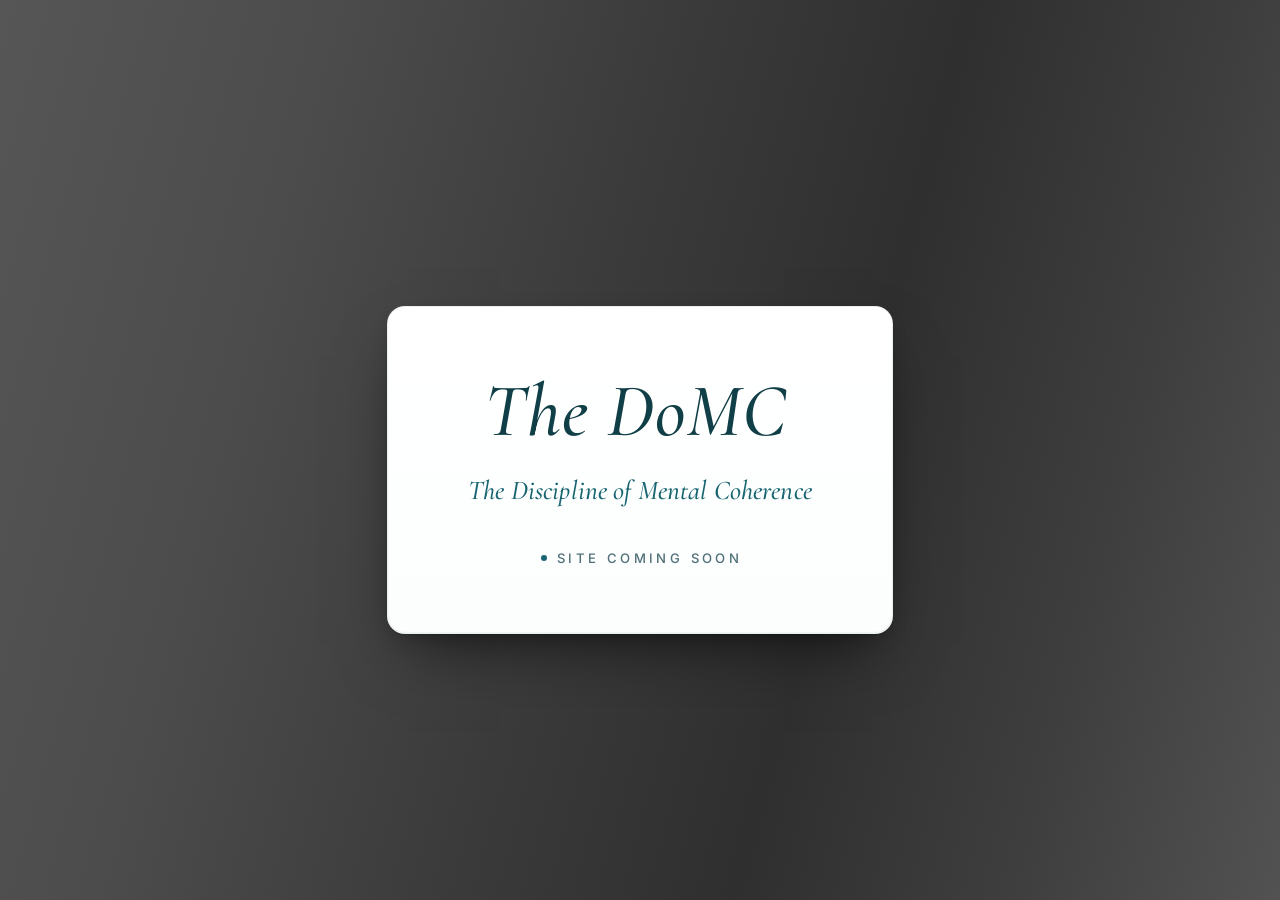
<file: index.html>
<!doctype html>
<html lang="en">
<head>
<meta charset="utf-8">
<meta name="viewport" content="width=device-width, initial-scale=1">
<title>The DOMC — The Discipline of Mental Coherence</title>
<meta name="description" content="The DOMC — The Discipline of Mental Coherence.">
<meta name="theme-color" content="#FBFCFC">
<meta property="og:title" content="The DOMC — The Discipline of Mental Coherence">
<meta property="og:type" content="website">
<meta property="og:url" content="https://thedomc.org/">
<link rel="preconnect" href="https://fonts.googleapis.com">
<link rel="preconnect" href="https://fonts.gstatic.com" crossorigin>
<link rel="stylesheet" href="https://fonts.googleapis.com/css2?family=Cormorant+Garamond:ital,wght@0,400;0,500;1,400&family=Inter:wght@300;400&display=swap">
<style>
  *,*::before,*::after{ box-sizing:border-box; }
  :root{
    --bg:#4A4A4A;            /* true neutral grey */
    --bg-2:#343434;          /* deeper neutral grey */
    --card:#FCFEFE;          /* near-white card face */
    --teal:#176570;          /* calm turquoise-blue — the brand voice */
    --teal-deep:#103F47;     /* deep teal for the wordmark */
    --muted:#4F7077;         /* readable teal-grey for meta */
    --faint:#88A2A6;
  }
  html,body{ margin:0; padding:0; }
  body{
    min-height:100vh; min-height:100svh;
    background:
      linear-gradient(105deg,
        #565656 0%,
        #4C4C4C 22%,
        #3A3A3A 46%,
        #2F2F2F 64%,
        #3E3E3E 82%,
        #525252 100%);
    color:var(--teal-deep);
    font-family:'Inter', system-ui, sans-serif;
    -webkit-font-smoothing:antialiased;
    -moz-osx-font-smoothing:grayscale;
    display:grid; place-items:center;
    overflow-x:hidden;
  }

  .stage{
    display:grid; place-items:center; text-align:center;
    padding:clamp(2rem,6vw,4.5rem) 1.5rem 2rem;
  }

  /* beveled card */
  .content{
    display:flex; flex-direction:column; align-items:center;
    padding:clamp(2.6rem,6vw,4.2rem) clamp(2rem,7vw,5rem);
    background:linear-gradient(180deg, #FFFFFF 0%, var(--card) 100%);
    border-radius:18px;
    border:1px solid rgba(16,63,71,.08);
    box-shadow:
      inset 0 1px 0 rgba(255,255,255,.9),
      inset 0 -1px 2px rgba(16,63,71,.06),
      0 1px 1px rgba(0,0,0,.10),
      0 30px 60px -20px rgba(0,0,0,.55),
      0 8px 22px -10px rgba(0,0,0,.35);
  }

  .wordmark{
    font-family:'Cormorant Garamond', Georgia, serif;
    font-weight:500; font-style:italic;
    font-size:clamp(2.6rem,8vw,4.7rem);
    line-height:1; letter-spacing:.01em;
    white-space:nowrap;
    margin:0; padding-right:.12em;
    color:var(--teal-deep);
  }

  .full{
    font-family:'Cormorant Garamond', Georgia, serif;
    font-weight:500; font-style:italic;
    font-size:clamp(1.25rem,3.4vw,1.7rem);
    letter-spacing:.005em; text-transform:none;
    color:var(--teal);
    margin:clamp(1.1rem,3vw,1.5rem) 0 0;
  }

  .soon{
    display:inline-flex; align-items:center; gap:.6rem;
    white-space:nowrap;
    font-family:'Inter', sans-serif; font-weight:500;
    font-size:.82rem; letter-spacing:.26em; text-transform:uppercase;
    color:var(--muted);
    margin:clamp(2rem,5vw,2.7rem) 0 0; padding-left:.26em;
  }
  .soon .dot{
    width:6px; height:6px; border-radius:50%;
    background:var(--teal);
    animation:pulse 4s ease-in-out infinite;
  }
  @keyframes pulse{ 0%,100%{ opacity:.3; } 50%{ opacity:.9; } }

  @media (prefers-reduced-motion:reduce){ .soon .dot{ animation:none; } }
</style>
</head>
<body>
  <main class="stage">
    <div class="content">
      <h1 class="wordmark">The DoMC</h1>
      <p class="full">The Discipline of Mental Coherence</p>
      <p class="soon"><span class="dot" aria-hidden="true"></span>Site coming soon</p>
    </div>
  </main>
</body>
</html>
</file>
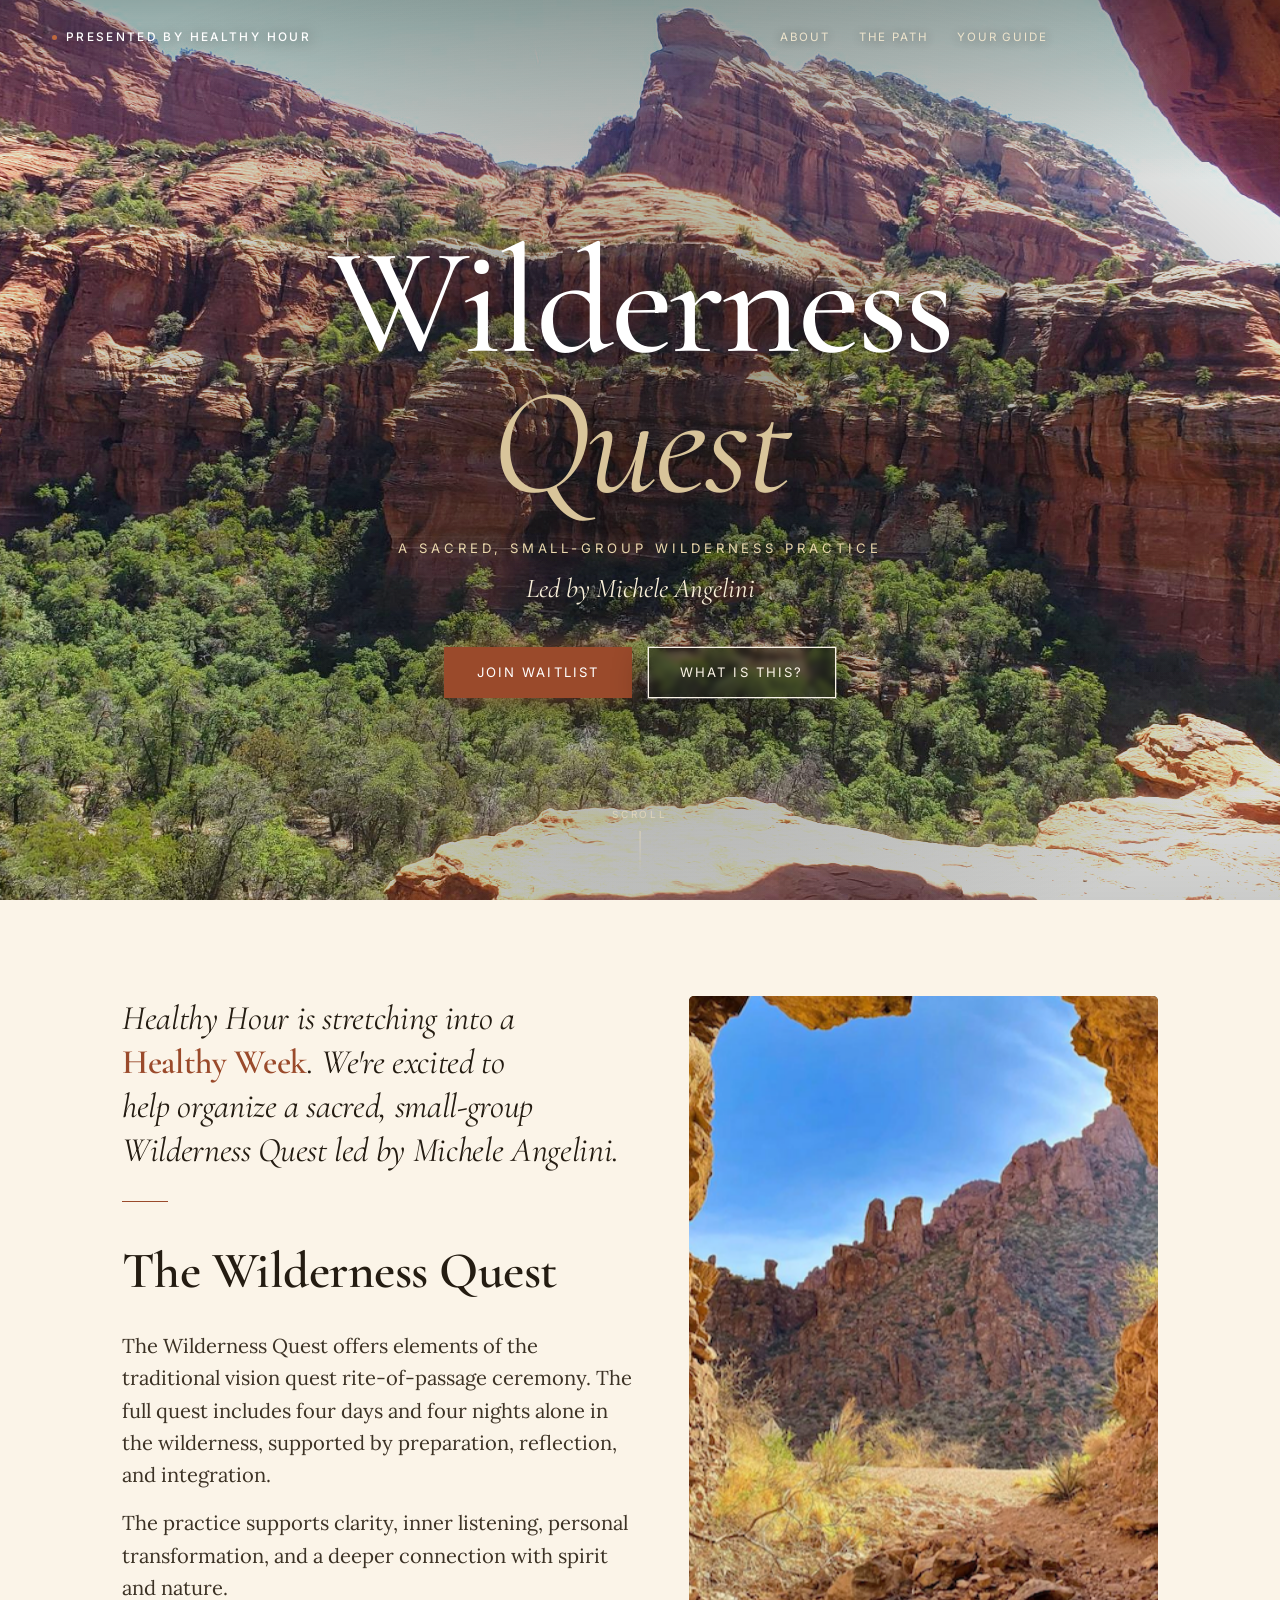
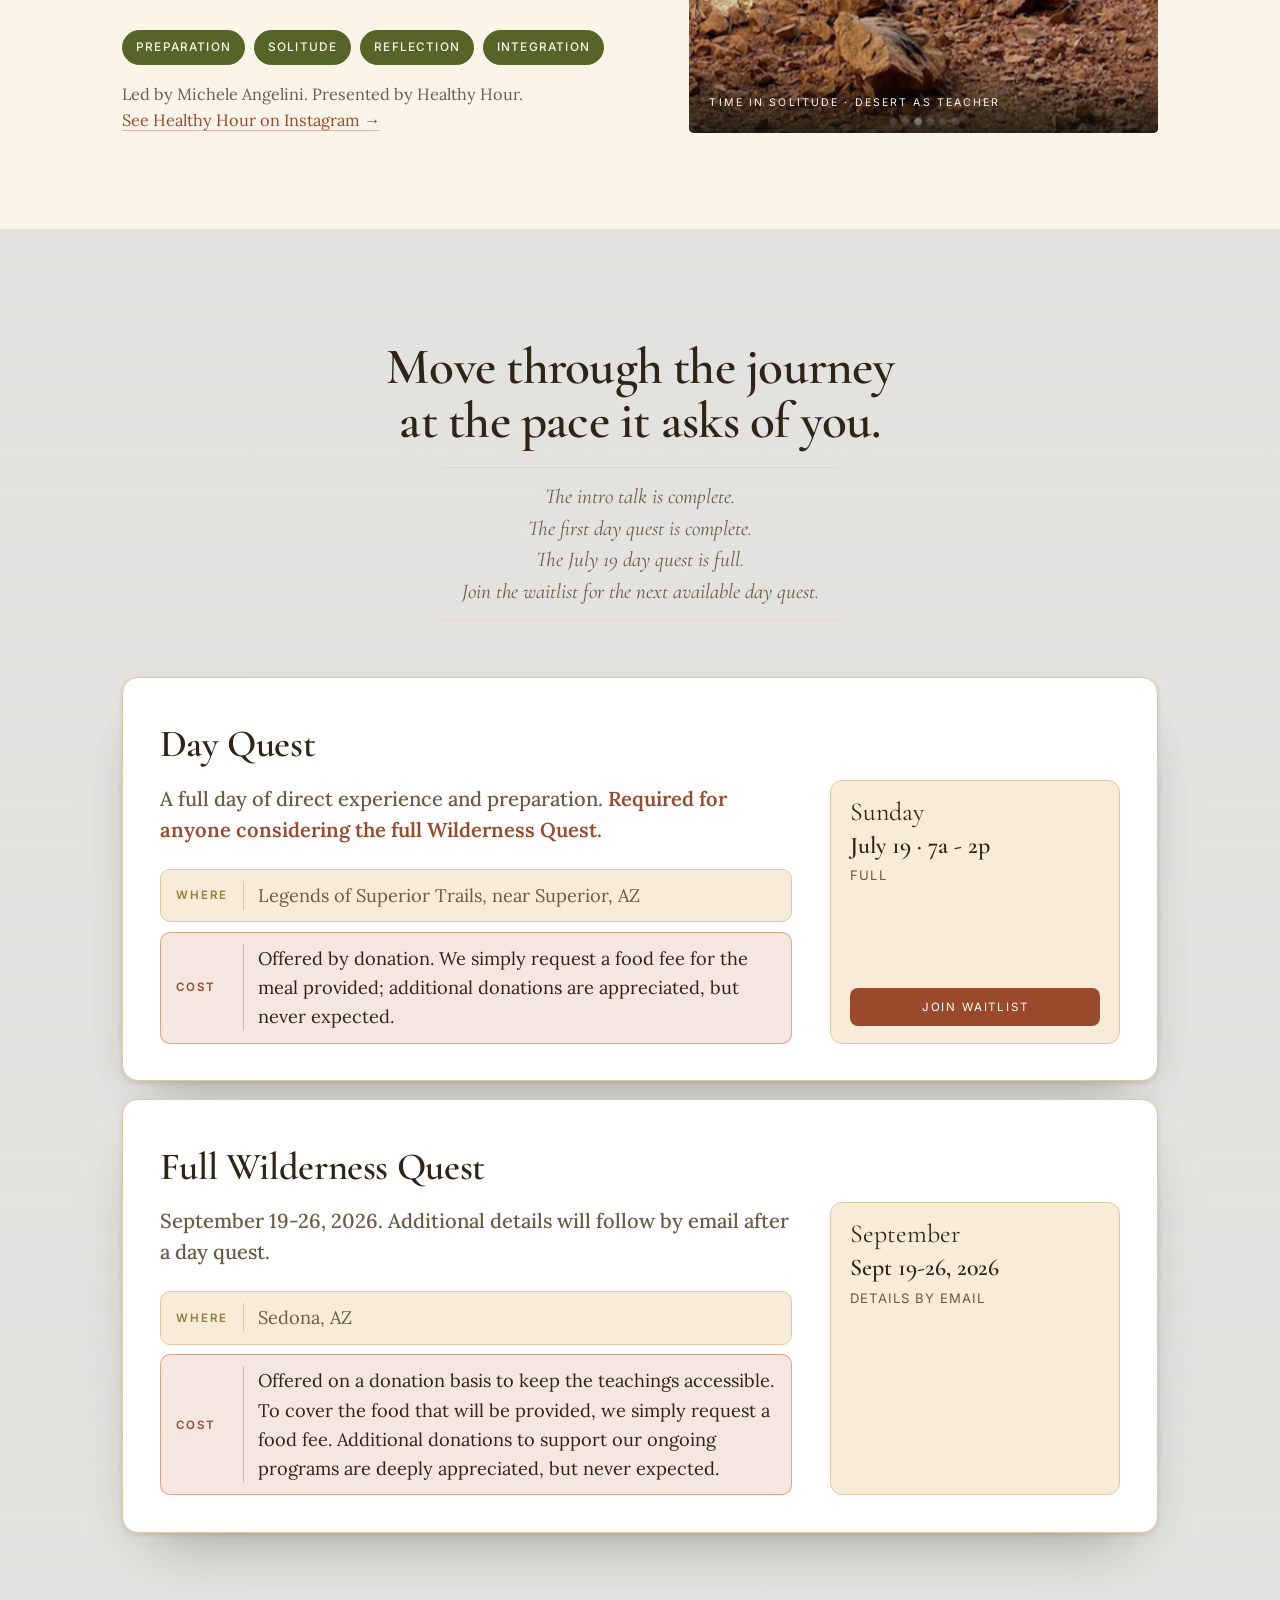
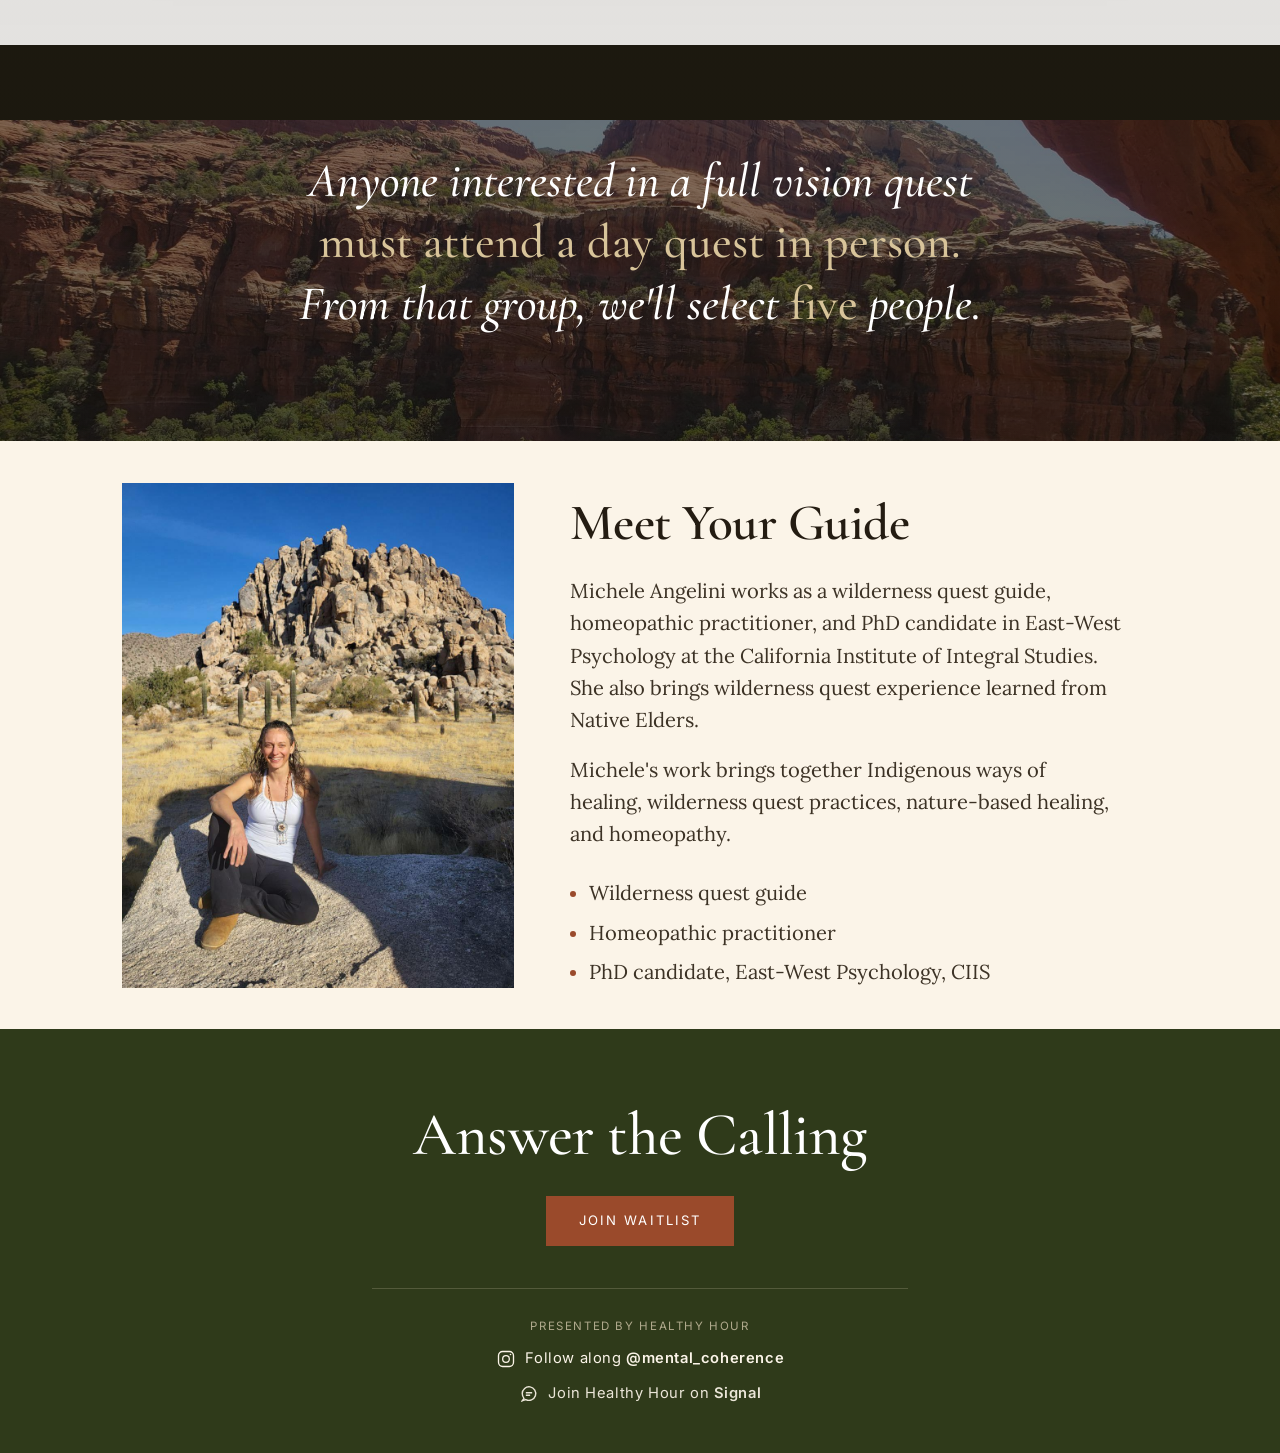
<file: vision-quest/index.html>
<!doctype html>
<html lang="en">
<head>
<meta charset="utf-8">
<meta name="viewport" content="width=device-width, initial-scale=1">
<title>Wilderness Quest 2026: Led by Michele Angelini</title>
<meta name="description" content="A sacred, small-group Wilderness Quest led by Michele Angelini. The July 19 Day Quest is full, and the full Wilderness Quest is September 19-26, 2026. Presented by Healthy Hour.">
<meta name="theme-color" content="#11140D">
<meta property="og:title" content="Wilderness Quest 2026 w/ Michele Angelini">
<meta property="og:description" content="An intentional, nature-based wilderness practice. Presented by Healthy Hour.">
<meta property="og:type" content="website">
<meta property="og:url" content="https://thedomc.org/vision-quest/">
<meta property="og:image" content="https://thedomc.org/vision-quest/social-preview.png?v=2">
<meta property="og:image:secure_url" content="https://thedomc.org/vision-quest/social-preview.png?v=2">
<meta property="og:image:type" content="image/png">
<meta property="og:image:width" content="1200">
<meta property="og:image:height" content="630">
<meta property="og:image:alt" content="Wilderness Quest 2026, presented by Healthy Hour">
<meta name="twitter:card" content="summary_large_image">
<meta name="twitter:title" content="Wilderness Quest 2026 w/ Michele Angelini">
<meta name="twitter:description" content="An intentional, nature-based wilderness practice. Presented by Healthy Hour.">
<meta name="twitter:image" content="https://thedomc.org/vision-quest/social-preview.png?v=2">
<meta name="twitter:image:alt" content="Wilderness Quest 2026, presented by Healthy Hour">
<link rel="icon" href="data:image/svg+xml,%3Csvg xmlns='http://www.w3.org/2000/svg' viewBox='0 0 64 64'%3E%3Crect width='64' height='64' rx='14' fill='%2311140D'/%3E%3Cpath d='M10 32c5.8-10 13.1-15 22-15s16.2 5 22 15c-5.8 10-13.1 15-22 15S15.8 42 10 32Z' fill='none' stroke='%23D8C49A' stroke-width='4' stroke-linejoin='round'/%3E%3Ccircle cx='32' cy='32' r='8' fill='%23C06A40'/%3E%3Ccircle cx='32' cy='32' r='3' fill='%23FBF4E8'/%3E%3Cpath d='M32 8v7M20 13l4 6M44 13l-4 6' stroke='%23D8C49A' stroke-width='3' stroke-linecap='round'/%3E%3C/svg%3E">
<script>
  if ('scrollRestoration' in history) history.scrollRestoration = 'manual';
  if (!location.hash) window.scrollTo(0, 0);
  window.addEventListener('pageshow', function(){ if (!location.hash) setTimeout(function(){ window.scrollTo(0, 0); }, 0); });
</script>
<link rel="stylesheet" href="vq.css?v=33">
</head>
<body data-mood="warm" data-scope="all">

<!-- ===================== NAV ===================== -->
<nav class="nav">
  <a class="nav__brand" href="https://www.instagram.com/mental_coherence/" target="_blank" rel="noopener"><span class="dot"></span>Presented by Healthy Hour</a>
  <div class="nav__links">
    <a class="anchor" href="#about">About</a>
    <a class="anchor" href="#journey">The Path</a>
    <a class="anchor" href="#guide">Your Guide</a>
    <button class="btn btn--rust nav__cta" data-open-rsvp data-session="Day Quest Waitlist">Join Waitlist</button>
  </div>
</nav>

<!-- ===================== HERO ===================== -->
<header class="hero" id="top">
  <div class="hero__bg" data-parallax="0.24" style="background-image:url('sedona-quest.jpg?v=1')"></div>
  <div class="hero__veil"></div>
  <div class="hero__inner">
    <h1 class="hero__title">Wilderness <em>Quest</em></h1>
    <p class="hero__tag">A sacred, small-group wilderness practice</p>
    <p class="hero__by">Led by Michele Angelini</p>
    <div class="hero__cta">
      <button class="btn btn--rust btn--lg" data-open-rsvp data-session="Day Quest Waitlist">Join Waitlist</button>
      <a class="btn btn--lg" href="#about">What is this?</a>
    </div>
  </div>
  <div class="hero__scroll"><span>Scroll</span><span class="line"></span></div>
</header>

<!-- ===================== ABOUT (two columns, equal height) ===================== -->
<section class="about" id="about">
  <div class="wrap about__grid">
    <div class="about__text reveal">
      <p class="about__lead">Healthy Hour is stretching into a <span class="hh">Healthy Week</span>. We're excited to help organize a sacred, small-group Wilderness Quest led by Michele Angelini.</p>
      <div class="about__divider"></div>
      <h2 class="about__h">The Wilderness Quest</h2>
      <div class="about__body">
        <p>The Wilderness Quest offers elements of the traditional vision quest rite-of-passage ceremony. The full quest includes four days and four nights alone in the wilderness, supported by preparation, reflection, and integration.</p>
        <p>The practice supports clarity, inner listening, personal transformation, and a deeper connection with spirit and nature.</p>
      </div>
      <ul class="about__chips">
        <li>Preparation</li><li>Solitude</li><li>Reflection</li><li>Integration</li>
      </ul>
      <p class="about__host">Led by Michele Angelini. Presented by Healthy Hour.<br><a href="https://www.instagram.com/stories/highlights/17871589359354110/" target="_blank" rel="noopener">See Healthy Hour on Instagram&nbsp;→</a></p>
    </div>
    <figure class="about__media reveal d1" style="margin:0;">
      <div class="about__media-bg" data-parallax="0.12" style="background-image:url('superior-cave.png?v=1')"></div>
      <figcaption>Time in solitude &middot; desert as teacher</figcaption>
    </figure>
  </div>
</section>

<!-- ===================== JOURNEY ===================== -->
<section class="journey is-light" id="journey">
  <div class="journey__bg" data-parallax="0.1" style="background-image:url('https://images.unsplash.com/photo-1426604966848-d7adac402bff?auto=format&amp;fit=crop&amp;w=2400&amp;q=80')"></div>
  <div class="journey__veil"></div>
  <div class="wrap">
    <div class="journey__head reveal">
      <h2>Move through the journey at the pace it asks of you.</h2>
      <div class="journey__note">
        <p>The intro talk is complete.</p>
        <p>The first day quest is complete.</p>
        <p>The July 19 day quest is full.</p>
        <p>Join the waitlist for the next available day quest.</p>
      </div>
    </div>
    <div class="steps">

      <div class="step reveal">
        <div class="step__main">
          <h3>Day Quest</h3>
          <p>A full day of direct experience and preparation. <span class="em">Required for anyone considering the full Wilderness Quest.</span></p>
          <p class="step__loc"><b>Where</b><span>Legends of Superior Trails, near Superior, AZ</span></p>
          <p class="step__loc step__loc--cost"><b>Cost</b><span>Offered by donation. We simply request a food fee for the meal provided; additional donations are appreciated, but never expected.</span></p>
        </div>
        <div class="step__when step__when--desc-align">
          <span class="step__day">Sunday</span>
          <b>July 19 &middot; 7a - 2p</b>
          <span class="step__mode">Full</span>
          <div class="step__cta"><button class="step__btn" data-open-rsvp data-session="Day Quest Waitlist">Join waitlist</button></div>
        </div>
      </div>

      <div class="step reveal d1">
        <div class="step__main">
          <h3>Full Wilderness Quest</h3>
          <p>September 19-26, 2026. Additional details will follow by email after a day quest.</p>
          <p class="step__loc"><b>Where</b><span>Sedona, AZ</span></p>
          <p class="step__loc step__loc--cost"><b>Cost</b><span>Offered on a donation basis to keep the teachings accessible. To cover the food that will be provided, we simply request a food fee. Additional donations to support our ongoing programs are deeply appreciated, but never expected.</span></p>
        </div>
        <div class="step__when step__when--desc-align">
          <span class="step__day">September</span>
          <b style="white-space:normal;">Sept 19-26, 2026</b>
          <span class="step__mode">Details by email</span>
        </div>
      </div>

    </div>
  </div>
</section>

<!-- ===================== SELECTION (full-bleed) ===================== -->
<section class="selection">
  <div class="selection__bg" data-parallax="0.16" style="background-image:url('sedona-quest.jpg?v=1')"></div>
  <div class="selection__veil"></div>
  <div class="selection__inner reveal">
    <p class="q">Anyone interested in a full vision quest <span class="em">must attend a day quest in person.</span> From that group, we'll select <span class="five">five</span> people.</p>
  </div>
</section>

<!-- ===================== GUIDE ===================== -->
<section class="guide" id="guide">
  <div class="wrap guide__grid">
    <div class="guide__portrait reveal">
      <img src="michele.jpg?v=1" alt="Michele Angelini">
    </div>
    <div class="guide__text reveal d1">
      <h2 class="guide__title">Meet Your Guide</h2>
      <div class="guide__body">
        <p>Michele Angelini works as a wilderness quest guide, homeopathic practitioner, and PhD candidate in East-West Psychology at the California Institute of Integral Studies. She also brings wilderness quest experience learned from Native Elders.</p>
        <p>Michele's work brings together Indigenous ways of healing, wilderness quest practices, nature-based healing, and homeopathy.</p>
      </div>
      <ul class="guide__cred">
        <li>Wilderness quest guide</li>
        <li>Homeopathic practitioner</li>
        <li>PhD candidate, East-West Psychology, CIIS</li>
      </ul>
    </div>
  </div>
</section>

<!-- ===================== CLOSING ===================== -->
<section class="closing" id="join">
  <div class="wrap closing__inner reveal">
    <h2>Answer the Calling</h2>
    <button class="btn btn--rust btn--lg" data-open-rsvp data-session="Day Quest Waitlist">Join Waitlist</button>
    <div class="closing__meta">
      <span class="closing__host">Presented by Healthy Hour</span>
      <a class="ig" href="https://www.instagram.com/mental_coherence/" target="_blank" rel="noopener">
        <svg viewBox="0 0 24 24" fill="none" stroke="currentColor" stroke-width="1.6" aria-hidden="true"><rect x="3" y="3" width="18" height="18" rx="5"></rect><circle cx="12" cy="12" r="4"></circle><circle cx="17.4" cy="6.6" r="1" fill="currentColor" stroke="none"></circle></svg>
        <span>Follow along <b>@mental_coherence</b></span>
      </a>
      <a class="ig signal" href="https://signal.group/#CjQKINCHcZNTL2_ZhChY_wTXyT-paNAi6DUUTFLMLYt8_KeKEhDk1pof_pc9PAumTFsIufuE" target="_blank" rel="noopener">
        <svg viewBox="0 0 24 24" fill="none" stroke="currentColor" stroke-width="1.7" aria-hidden="true"><path d="M6.4 16.7 4 20l4.2-1.35A8.1 8.1 0 1 0 3.9 11.5c0 1.94.69 3.72 1.84 5.1"></path><path d="M8.2 10.5h7.6M8.2 13.5h5.2"></path></svg>
        <span>Join Healthy Hour on <b>Signal</b></span>
      </a>
    </div>
  </div>
</section>

<!-- ===================== RSVP MODAL ===================== -->
<div class="veil" id="rsvp">
  <div class="modal" role="dialog" aria-modal="true" aria-label="Request to join">
    <form id="rsvpForm" data-registration-endpoint="https://vision-quest-registration.cperryiii.workers.dev/register">
      <h3>Join Waitlist</h3>
      <p class="sub">Join the waitlist for the next available day quest and tell us where to reach you.</p>
      <div class="field">
        <label>Session</label>
        <div class="sopts">
          <button type="button" class="sopt" data-name="Day Quest Waitlist" aria-pressed="false">
            <span class="sopt__check" aria-hidden="true"></span>
            <span class="sopt__txt"><b>Next Day Quest Waitlist</b><small>For openings or the next confirmed date</small></span>
          </button>
        </div>
        <p class="sopt-note" id="soptNote">Please choose an option.</p>
      </div>
      <div class="field">
        <label for="rsvpFirst">First name</label>
        <input id="rsvpFirst" type="text" placeholder="First name" required>
      </div>
      <div class="field">
        <label for="rsvpLast">Last name</label>
        <input id="rsvpLast" type="text" placeholder="Last name" required>
      </div>
      <div class="field">
        <label for="rsvpEmail">Email</label>
        <input id="rsvpEmail" type="email" placeholder="you@email.com" required>
      </div>
      <div class="hp-field" aria-hidden="true">
        <label for="rsvpWebsite">Website</label>
        <input id="rsvpWebsite" type="text" tabindex="-1" autocomplete="off">
      </div>
      <p class="sopt-note" id="rsvpError" role="alert"></p>
      <div class="modal__row">
        <button type="button" class="btn-ghost" data-close-rsvp>Cancel</button>
        <button type="submit" class="btn-solid">Join waitlist</button>
      </div>
    </form>
    <div class="modal-confirm" id="rsvpConfirm" style="display:none;">
      <div class="seal" aria-hidden="true">
        <svg viewBox="0 0 64 64" fill="none"><path d="M32 7v15M32 42v15M7 32h15M42 32h15" stroke="currentColor" stroke-width="3" stroke-linecap="round"></path><path d="M18 18l7 7M39 39l7 7M46 18l-7 7M25 39l-7 7" stroke="currentColor" stroke-width="2" stroke-linecap="round" opacity=".75"></path><circle cx="32" cy="32" r="9" stroke="currentColor" stroke-width="2.4"></circle><circle cx="32" cy="32" r="3.2" fill="currentColor"></circle></svg>
      </div>
      <h3>Thank you<span class="who"></span>.</h3>
      <p class="sub" id="rsvpConfirmMessage">You're registered. We emailed the details to you.</p>
      <div class="modal-connect" aria-label="Healthy Hour links">
        <span>Stay connected with Healthy Hour on</span>
        <a href="https://signal.group/#CjQKINCHcZNTL2_ZhChY_wTXyT-paNAi6DUUTFLMLYt8_KeKEhDk1pof_pc9PAumTFsIufuE" target="_blank" rel="noopener">Signal</a>
        <span>and</span>
        <a class="modal-connect__icon" href="https://www.instagram.com/mental_coherence/" target="_blank" rel="noopener" aria-label="Instagram">
          <svg viewBox="0 0 24 24" fill="none" stroke="currentColor" stroke-width="1.7" aria-hidden="true"><rect x="3" y="3" width="18" height="18" rx="5"></rect><circle cx="12" cy="12" r="4"></circle><circle cx="17.4" cy="6.6" r="1" fill="currentColor" stroke="none"></circle></svg>
        </a>
      </div>
      <p class="sopt-note" id="rsvpConfirmError" role="alert"></p>
      <div class="modal__row" style="justify-content:center;">
        <button type="button" class="btn-ghost" id="rsvpResend" style="display:none;">Resend confirmation</button>
        <button type="button" class="btn-solid" data-close-rsvp>Close</button>
      </div>
    </div>
  </div>
</div>

<script src="vq.js?v=15"></script>
</body>
</html>
</file>
<file: vision-quest/vq.css>
/* ============================================================
   Vision Quest — 2026 · presented by Healthy Hour
   Cinematic landing page.
   ============================================================ */

@import url('https://fonts.googleapis.com/css2?family=Cormorant+Garamond:ital,wght@0,400;0,500;0,600;1,400;1,500&family=Inter:wght@400;500;600&family=Lora:ital,wght@0,400;0,500;1,400&display=swap');

:root{
  --black:    #11140D;
  --pine:     #1E2614;
  --green-3:  #2F3A1A;
  --green-2:  #4F5B2A;
  --green-1:  #6B7A3A;
  --parch:    #F5E9D3;
  --cream:    #FBF4E8;
  --ink:      #241C12;
  --ink-soft: #6B5E4C;
  --rust:     #9A4A2B;
  --rust-lt:  #C06A40;
  --gold:     #D8C49A;
  --sand:     #E7D9BD;

  --serif:  'Cormorant Garamond', Georgia, serif;
  --body:   'Lora', Georgia, serif;
  --sans:   'Inter', system-ui, sans-serif;

  --ease: cubic-bezier(.4,0,.2,1);
  --maxw: 1140px;
}

*,*::before,*::after{ box-sizing:border-box; }
html{ scroll-behavior:smooth; -webkit-font-smoothing:antialiased; }
body{ margin:0; background:#FBF4E8; color:var(--ink); font-family:var(--body); line-height:1.6; overflow-x:hidden; }
img,svg{ display:block; max-width:100%; }
a{ color:inherit; text-decoration:none; }
button{ font:inherit; cursor:pointer; border:0; background:none; color:inherit; }
p{ text-wrap:pretty; }

.display{ font-family:var(--serif); font-weight:500; line-height:1.05; letter-spacing:-.015em; text-wrap:balance; }
.wrap{ width:100%; max-width:var(--maxw); margin:0 auto; padding:0 clamp(1.25rem,5vw,3.25rem); }
section{ position:relative; }

.reveal{ opacity:0; transform:translateY(24px); transition:opacity .85s var(--ease), transform .85s var(--ease); }
.reveal.in{ opacity:1; transform:none; }
.reveal.d1{ transition-delay:.08s; } .reveal.d2{ transition-delay:.16s; }

/* ---------- buttons ---------- */
.btn{ display:inline-block; font-family:var(--sans); font-size:.74rem; letter-spacing:.16em; text-transform:uppercase; padding:.85em 1.6em; border:1px solid currentColor; color:var(--cream); transition:background .3s var(--ease), color .3s var(--ease), border-color .3s var(--ease); }
.btn:hover{ background:var(--cream); color:var(--black); border-color:var(--cream); }
.btn--rust{ background:var(--rust); border-color:var(--rust); color:#fff; }
.btn--rust:hover{ background:var(--rust-lt); border-color:var(--rust-lt); color:#fff; }
.btn--lg{ font-size:.82rem; padding:1.05em 2.4em; }
.btn--dark{ color:var(--ink); border-color:rgba(36,28,18,.4); }
.btn--dark:hover{ background:var(--ink); color:var(--cream); border-color:var(--ink); }

/* ============================================================ NAV */
.nav{ position:fixed; inset:0 0 auto 0; z-index:60; display:flex; align-items:center; justify-content:space-between; padding:1.05rem clamp(1.25rem,5vw,3.25rem); transition:background .4s var(--ease), padding .4s var(--ease), box-shadow .4s var(--ease); }
.nav.scrolled{ background:rgba(17,20,13,.86); backdrop-filter:blur(10px); padding-top:.7rem; padding-bottom:.7rem; box-shadow:0 1px 0 rgba(216,196,154,.12); }
.nav__brand{ font-family:var(--sans); font-size:.74rem; font-weight:500; letter-spacing:.2em; text-transform:uppercase; color:#fff; display:flex; align-items:center; gap:.55rem; white-space:nowrap; opacity:1; text-shadow:0 1px 14px rgba(0,0,0,.6); transition:opacity .25s; }
.nav__brand:hover{ opacity:1; }
.nav__brand .dot{ width:5px; height:5px; border-radius:50%; background:var(--rust-lt); }
.nav__links{ display:flex; align-items:center; gap:1.8rem; }
.nav__links a{ font-family:var(--sans); font-size:.72rem; letter-spacing:.16em; text-transform:uppercase; color:#F2E7CE; opacity:.95; text-shadow:0 1px 12px rgba(0,0,0,.6); transition:opacity .25s,color .25s; }
.nav__links a:hover{ opacity:1; color:#fff; }
@media(max-width:720px){ .nav__links a.anchor{ display:none; } }
.nav__cta{ opacity:0; transform:translateY(-6px); pointer-events:none; transition:opacity .35s var(--ease), transform .35s var(--ease), background .3s var(--ease), color .3s var(--ease), border-color .3s var(--ease); }
.nav__cta.show{ opacity:1; transform:none; pointer-events:auto; }

/* ============================================================ HERO */
.hero{ position:relative; min-height:100vh; min-height:100svh; display:flex; align-items:center; justify-content:center; overflow:hidden; background:var(--black); }
.hero__bg{ position:absolute; inset:-24% 0; z-index:0; background-size:cover; background-position:center 40%; will-change:transform; filter:brightness(1.32) saturate(1.08) contrast(.95); }
.hero__veil{ position:absolute; inset:0; z-index:1; background:
  radial-gradient(86% 74% at 50% 50%, rgba(17,20,13,.48) 0%, rgba(17,20,13,.22) 46%, rgba(17,20,13,0) 78%),
  linear-gradient(180deg, rgba(17,20,13,.36) 0%, rgba(17,20,13,0) 20%, rgba(17,20,13,0) 70%, rgba(17,20,13,.20) 100%); }
.hero__inner{ position:relative; z-index:2; text-align:center; color:var(--cream); padding:6rem 1.25rem 4rem; max-width:62rem; }
.hero__title{ font-family:var(--serif); font-weight:500; color:#fff; font-size:clamp(2.8rem,12vw,9.5rem); line-height:.92; letter-spacing:-.02em; white-space:normal; text-wrap:balance; margin:0; text-shadow:0 2px 40px rgba(0,0,0,.35); }
.hero__title em{ font-style:italic; font-weight:400; color:var(--gold); }
.hero__tag{ font-family:var(--sans); font-size:clamp(.72rem,1.4vw,.82rem); letter-spacing:.3em; text-transform:uppercase; color:#EBD9AE; margin:1.5rem 0 0; text-shadow:0 0 18px rgba(216,196,154,.55), 0 1px 12px rgba(0,0,0,.6); }
.hero__by{ font-family:var(--serif); font-style:italic; font-size:clamp(1.25rem,2.6vw,1.7rem); color:#F8EFD9; margin:.5rem 0 0; text-shadow:0 0 22px rgba(245,233,211,.4), 0 2px 22px rgba(0,0,0,.8), 0 1px 4px rgba(0,0,0,.6); }
.hero__cta{ margin-top:2.3rem; display:flex; gap:1rem; justify-content:center; flex-wrap:wrap; }
.hero__cta .btn{ background:rgba(17,20,13,.5); backdrop-filter:blur(3px); box-shadow:0 0 0 1px rgba(255,255,255,.28), 0 10px 34px rgba(0,0,0,.45); }
.hero__cta .btn:hover{ background:var(--cream); box-shadow:0 0 26px rgba(245,233,211,.4), 0 10px 34px rgba(0,0,0,.4); }
.hero__cta .btn--rust{ background:var(--rust); box-shadow:0 0 28px rgba(192,106,64,.55), 0 10px 34px rgba(0,0,0,.4); }
.hero__cta .btn--rust:hover{ background:var(--rust-lt); box-shadow:0 0 34px rgba(192,106,64,.7), 0 10px 34px rgba(0,0,0,.4); }
.hero__scroll{ position:absolute; left:50%; bottom:1.7rem; transform:translateX(-50%); z-index:2; font-family:var(--sans); font-size:.62rem; letter-spacing:.3em; text-transform:uppercase; color:var(--sand); display:flex; flex-direction:column; align-items:center; gap:.5rem; opacity:.85; }
@media(max-height:680px){ .hero__scroll{ display:none; } }
.hero__scroll .line{ width:1px; height:42px; background:linear-gradient(var(--sand),transparent); animation:drip 2.4s var(--ease) infinite; }
@keyframes drip{ 0%{transform:scaleY(.2);transform-origin:top;opacity:0;} 40%{opacity:1;} 100%{transform:scaleY(1);transform-origin:top;opacity:0;} }

/* ============================================================ ABOUT (two-col, equal height) */
.about{ padding:clamp(3.5rem,8vw,6rem) 0; }
.about__grid{ display:grid; grid-template-columns:1fr; gap:clamp(1.6rem,4vw,3rem); align-items:stretch; }
.about__text{ display:flex; flex-direction:column; justify-content:center; }
.about__lead{ font-family:var(--serif); font-weight:400; font-style:italic; font-size:clamp(1.5rem,2.8vw,2.15rem); line-height:1.28; letter-spacing:-.01em; color:var(--ink); margin:0; text-wrap:balance; }
.about__lead .hh{ font-style:normal; font-weight:600; color:var(--rust); }
.about__host{ font-size:1.02rem; color:var(--ink-soft); margin:1rem 0 0; }
.about__host a{ color:var(--rust); border-bottom:1px solid rgba(154,74,43,.35); }
.about__divider{ width:46px; height:1px; background:var(--rust); margin:1.8rem 0; }
.about__h{ font-family:var(--serif); font-weight:600; font-size:clamp(2.15rem,4.4vw,3.2rem); color:var(--ink); margin:0 0 1.1rem; letter-spacing:-.01em; }
.about__body p{ font-size:1.26rem; line-height:1.6; color:#3c3225; margin:0 0 1rem; }
.about__body p:last-child{ margin:0; }
.about__chips{ list-style:none; padding:0; margin:1.6rem 0 0; display:flex; flex-wrap:wrap; gap:.55rem; }
.about__chips li{ display:inline-flex; align-items:center; font-family:var(--sans); font-size:.74rem; font-weight:500; letter-spacing:.1em; text-transform:uppercase; color:#FBF4E8; background:#566428; border:1px solid #566428; padding:.6em 1.1em; border-radius:100px; transition:background .25s var(--ease), color .25s var(--ease), border-color .25s var(--ease), transform .25s var(--ease); }
.about__chips li:hover{ background:#404B1C; color:var(--cream); border-color:#404B1C; transform:translateY(-1px); }
.about__media{ position:relative; min-height:300px; border-radius:5px; overflow:hidden; background:var(--green-3); }
.about__media img{ position:absolute; inset:0; width:100%; height:100%; object-fit:cover; }
.about__media-bg{ position:absolute; inset:-16% 0; background-size:cover; background-position:center; will-change:transform; }
.about__media figcaption{ position:absolute; left:0; right:0; bottom:0; z-index:2; padding:1.3rem; color:var(--cream); font-family:var(--sans); font-size:.66rem; letter-spacing:.2em; text-transform:uppercase; background:linear-gradient(transparent,rgba(17,20,13,.7)); }
@media(min-width:880px){ .about__grid{ grid-template-columns:1.05fr .95fr; } }

/* ============================================================ JOURNEY (dark) */
.journey{ background:var(--pine); color:var(--cream); padding:clamp(4.5rem,10vw,7rem) 0; overflow:hidden; }
.journey__bg{ position:absolute; inset:-22% 0; z-index:0; background-size:cover; background-position:center; opacity:.2; will-change:transform; pointer-events:none; }
.journey__veil{ position:absolute; inset:0; z-index:1; pointer-events:none; background:linear-gradient(180deg, rgba(30,38,20,.5), rgba(17,20,13,.8)); }
.journey .wrap{ position:relative; z-index:2; }
.journey__head{ text-align:center; max-width:58rem; margin:0 auto clamp(2.5rem,5vw,3.5rem); }
.journey__head h2{ font-family:var(--serif); font-weight:600; font-size:clamp(2.15rem,4.4vw,3.2rem); color:#fff; margin:0; letter-spacing:-.015em; line-height:1.05; text-wrap:balance; }
.journey__head p{ color:var(--sand); font-style:italic; font-family:var(--serif); font-size:1.5rem; margin:.7rem 0 0; }
.journey__note{ display:inline-grid; gap:.18rem; margin:1.15rem auto 0; padding:.9rem 1.2rem; border-top:1px solid rgba(216,196,154,.45); border-bottom:1px solid rgba(216,196,154,.28); }
.journey__note p{ margin:0; color:var(--sand); font-family:var(--serif); font-style:italic; font-size:1.32rem; line-height:1.35; }
.steps{ display:grid; gap:1.1rem; }
.step{ display:grid; grid-template-columns:minmax(0,1fr) 290px; gap:clamp(1.2rem,3vw,2.4rem); align-items:stretch; background:rgba(255,255,255,.03); border:1px solid rgba(231,217,189,.16); border-radius:16px; padding:clamp(1.5rem,3.2vw,2.3rem); }
.step__main h3{ font-family:var(--serif); font-weight:600; font-size:clamp(1.75rem,3.3vw,2.4rem); color:#fff; margin:0 0 .5rem; letter-spacing:-.01em; }
.step__main p:not(.step__loc){ margin:0; color:#E4D9C2; font-size:1.26rem; font-weight:500; line-height:1.55; max-width:40rem; }
.step__main .em{ color:var(--gold); font-weight:600; }
.step__loc{ display:grid; grid-template-columns:4.25rem 1fr; align-items:stretch; gap:.85rem; margin:1.4rem 0 0; padding:.7rem .95rem; background:rgba(231,217,189,.08); border:1px solid rgba(231,217,189,.24); border-radius:10px; font-family:var(--body); font-size:1.14rem; color:var(--sand); }
.step__loc + .step__loc{ margin-top:.6rem; }
.step__loc b{ display:flex; align-items:center; padding-right:.85rem; border-right:1px solid rgba(231,217,189,.25); font-family:var(--sans); font-size:.72rem; letter-spacing:.16em; text-transform:uppercase; color:var(--gold); font-weight:600; }
.step__loc span{ align-self:center; }
.step__loc .loc-note{ display:inline-block; color:rgba(231,217,189,.82); }
.step__loc .maplink{ display:inline-block; width:max-content; max-width:100%; font-family:var(--body); font-size:1em; font-weight:600; letter-spacing:0; text-transform:none; color:#F0A36B; border-bottom:1px solid rgba(240,163,107,.8); padding-bottom:1px; transition:color .25s var(--ease), border-color .25s var(--ease); }
.step__loc .maplink:hover{ color:#fff; border-color:#fff; }
.step__loc--cost{ border-color:rgba(192,106,64,.65); background:rgba(154,74,43,.26); color:#F6EAD6; }
.step__loc--cost b{ color:var(--rust-lt); border-right-color:rgba(192,106,64,.4); }
.step__when{ display:flex; flex-direction:column; align-items:flex-start; gap:.4rem; background:rgba(231,217,189,.08); border:1px solid rgba(231,217,189,.24); border-radius:12px; padding:1.05rem 1.2rem; min-width:0; font-family:var(--sans); font-size:.78rem; letter-spacing:.1em; text-transform:uppercase; color:var(--gold); }
.step__day{ font-family:var(--serif); font-size:1.62rem; letter-spacing:0; text-transform:none; color:var(--gold); opacity:1; line-height:1.1; white-space:nowrap; }
.step__when b{ font-family:var(--serif); text-transform:none; color:#fff; font-weight:600; font-size:1.5rem; letter-spacing:0; line-height:1.1; white-space:nowrap; }
.step__mode{ font-size:.82rem; letter-spacing:.08em; color:var(--sand); opacity:1; }
.step__cta{ margin-top:auto; padding-top:.9rem; width:100%; }
.step__btn{ display:block; width:100%; text-align:center; font-family:var(--sans); font-size:.72rem; letter-spacing:.16em; text-transform:uppercase; padding:.85em 1.5em; background:var(--rust); color:#fff; border-radius:8px; transition:background .3s var(--ease); }
.step__btn:hover{ background:var(--rust-lt); }
@media(min-width:721px){
  .step__when--desc-align{ margin-top:clamp(3.06rem, calc(5.12vw + .5rem), 4.1rem); }
}
@media(max-width:720px){
  /* single column so the text, location box and date box all share the same
     width and left edge — and the gaps above/below the location box match */
  .step{ grid-template-columns:1fr; gap:1rem; padding:1.5rem 1.4rem; }
  .step__main p{ max-width:none; }
  .step__loc{ margin-top:2rem; }   /* match the gap below, between location & date */
  .step__loc + .step__loc{ margin-top:.6rem; }
  .step__when{ margin-top:0; }
}
@media(max-width:600px){
  .nav{ padding-left:1.1rem; padding-right:1.1rem; }
  .nav__brand{ font-size:.6rem; letter-spacing:.13em; gap:.4rem; }
  .nav__links{ gap:.9rem; }
  .hero__inner{ padding-left:1rem; padding-right:1rem; }
  .hero__cta{ width:100%; flex-direction:column; align-items:stretch; }
  .hero__cta .btn{ width:100%; text-align:center; }
  .journey__head p{ font-size:1.12rem; }
  .journey__note{ display:grid; margin-top:1rem; padding:.8rem .3rem; }
  .journey__note p{ font-size:1.08rem; }
  .step__main p{ font-size:1.06rem; }
  .selection__inner{ padding:3.5rem 1.25rem; }
  .guide__body p,.guide__cred li,.offering p{ font-size:1.08rem; }
  /* keep the four practice chips on a single row */
  .about__chips{ flex-wrap:nowrap; gap:.4rem; }
  .about__chips li{ flex:1 1 0; min-width:0; justify-content:center; text-align:center; font-size:.58rem; letter-spacing:.02em; padding:.65em .4em; white-space:nowrap; }
  /* slim parallax band, no caption, on mobile */
  .about__media{ min-height:168px; }
  .about__media figcaption{ display:none; }
  /* the guide section is now portrait-free — pull its top/bottom space in */
  .guide{ padding:2.6rem 0; }
}

/* ============================================================ SELECTION */
.selection{ position:relative; min-height:44vh; display:flex; align-items:center; justify-content:center; overflow:hidden; background:var(--black); color:var(--cream); text-align:center; }
.selection__bg{ position:absolute; inset:-12% 0; z-index:0; background-size:cover; background-position:center 52%; will-change:transform; }
.selection__veil{ position:absolute; inset:0; z-index:1; background:linear-gradient(180deg, rgba(38,30,18,.56), rgba(28,22,14,.62)); }
.selection__inner{ position:relative; z-index:2; max-width:48rem; padding:3.2rem 1.5rem; }
.selection__inner .q{ font-family:var(--serif); font-weight:500; font-style:italic; font-size:clamp(1.8rem,4vw,3rem); line-height:1.28; color:#fff; margin:0; text-wrap:balance; }
.selection__inner .five{ color:var(--gold); font-style:normal; }
.selection__inner .em{ color:var(--gold); font-style:normal; }

/* ============================================================ OFFERING */
.offering{ padding:clamp(3.5rem,8vw,6rem) 0; text-align:center; }
.offering__inner{ max-width:42rem; margin:0 auto; }
.offering__quip{ font-family:var(--serif); font-style:italic; font-weight:500; font-size:clamp(1.9rem,4vw,3rem); line-height:1.3; color:var(--ink); margin:0; text-wrap:balance; }
.offering__quip em{ color:var(--rust); font-style:italic; }
.offering h2{ font-family:var(--serif); font-weight:500; font-size:clamp(2.2rem,5vw,3.2rem); color:var(--ink); margin:0 0 1.1rem; letter-spacing:-.01em; }
.offering p{ font-size:1.22rem; line-height:1.6; color:#3c3225; margin:0 auto; max-width:36rem; }
.offering .rule{ width:48px; height:1px; background:var(--rust); margin:1.8rem auto 0; }

/* ============================================================ GUIDE */
.guide{ background:#FBF4E8; padding:clamp(1.8rem,4vw,2.6rem) 0; }
.guide__grid{ display:grid; grid-template-columns:1fr; gap:clamp(2rem,5vw,3.5rem); align-items:stretch; }
.guide__portrait{ position:relative; aspect-ratio:4/5; border-radius:0; overflow:hidden; background:linear-gradient(160deg,var(--green-2),var(--green-3)); display:flex; align-items:center; justify-content:center; }
.guide__portrait .ph{ text-align:center; color:rgba(251,244,232,.92); padding:2rem; }
.guide__portrait .ph .mono{ font-family:var(--serif); font-size:clamp(4rem,9vw,7rem); line-height:.9; }
.guide__portrait .ph small{ display:block; font-family:var(--sans); font-size:.66rem; letter-spacing:.22em; text-transform:uppercase; margin-top:1rem; opacity:.8; }
.guide__portrait img{ position:absolute; inset:0; width:100%; height:100%; object-fit:cover; }
.guide__title{ font-family:var(--serif); font-weight:600; font-size:clamp(2.15rem,4.4vw,3.2rem); color:var(--ink); margin:0 0 .65rem; letter-spacing:-.01em; }
.guide__body p{ font-size:1.26rem; line-height:1.6; color:#3c3225; margin:0 0 1.1rem; }
.guide__cred{ list-style:none; padding:0; margin:1.7rem 0 0; display:grid; gap:.6rem; }
.guide__cred li{ font-family:var(--body); font-size:1.26rem; line-height:1.5; color:#3c3225; display:flex; gap:.8rem; align-items:baseline; }
.guide__cred li::before{ content:''; width:6px; height:6px; flex:none; background:var(--rust); border-radius:50%; transform:translateY(-3px); }
.guide__grid--solo{ max-width:54rem; margin-inline:auto; }
@media(min-width:880px){ .guide__grid:not(.guide__grid--solo){ grid-template-columns:.8fr 1.2fr; align-items:stretch; } .guide__grid:not(.guide__grid--solo) .guide__portrait{ aspect-ratio:auto; height:100%; min-height:420px; } }

/* ============================================================ CLOSING */
.closing{ background:var(--green-3); color:var(--cream); padding:clamp(3rem,7vw,4.6rem) 0 clamp(2.2rem,4.5vw,3rem); text-align:center; }
.closing__inner{ max-width:40rem; margin:0 auto; }
.closing h2{ font-family:var(--serif); font-weight:500; font-size:clamp(2.4rem,6vw,3.8rem); color:#fff; margin:0 0 1.8rem; letter-spacing:-.01em; line-height:1.05; }
.closing p{ color:var(--sand); font-size:1.15rem; margin:0 auto 2rem; max-width:30rem; }
.closing__meta{ margin-top:2.6rem; padding-top:1.8rem; border-top:1px solid rgba(231,217,189,.2); display:flex; flex-direction:column; align-items:center; gap:.7rem; }
.closing__host{ font-family:var(--sans); font-size:.72rem; letter-spacing:.14em; text-transform:uppercase; color:rgba(231,217,189,.7); }
.ig{ display:inline-flex; align-items:center; gap:.6rem; font-family:var(--sans); font-size:.92rem; letter-spacing:.04em; color:var(--cream); transition:color .25s; }
.ig:hover{ color:#fff; }
.ig svg{ width:20px; height:20px; }
.ig b{ font-weight:600; }
.signal{ color:rgba(251,244,232,.92); }
.signal:hover{ color:#fff; }

/* ============================================================ RSVP MODAL */
.veil{ position:fixed; inset:0; z-index:100; background:rgba(17,20,13,.6); backdrop-filter:blur(6px); display:flex; align-items:center; justify-content:center; padding:1.25rem; opacity:0; pointer-events:none; transition:opacity .35s var(--ease); }
.veil.open{ opacity:1; pointer-events:auto; }
.modal{ width:100%; max-width:30rem; background:var(--cream); border-top:3px solid var(--rust); padding:clamp(1.3rem,3.2vw,2rem); transform:translateY(16px) scale(.98); transition:transform .35s var(--ease); max-height:92vh; overflow:auto; }
.veil.open .modal{ transform:none; }
.modal h3{ font-family:var(--serif); font-weight:500; font-size:1.9rem; color:var(--ink); margin:0 0 .4rem; }
.modal .sub{ color:var(--ink-soft); font-size:1.04rem; margin:0 0 1.4rem; }
.field{ margin-bottom:1rem; }
.field label{ display:block; font-family:var(--sans); font-size:.66rem; letter-spacing:.18em; text-transform:uppercase; color:var(--ink-soft); margin-bottom:.4rem; }
.field input,.field textarea{ width:100%; font-family:var(--body); font-size:1rem; color:var(--ink); background:#fff; border:1px solid rgba(107,94,76,.3); padding:.7em .8em; border-radius:2px; }
.field input:focus,.field textarea:focus{ outline:none; border-color:var(--rust); box-shadow:0 0 0 3px rgba(154,74,43,.12); }
.chips{ display:flex; flex-wrap:wrap; gap:.5rem; }
.chip{ font-family:var(--sans); font-size:.72rem; letter-spacing:.04em; padding:.6em 1em; border:1px solid rgba(107,94,76,.35); border-radius:100px; color:var(--ink-soft); transition:.2s var(--ease); user-select:none; }
.chip.on{ background:var(--green-3); color:var(--cream); border-color:var(--green-3); }
.sopts{ display:grid; gap:.6rem; }
.sopt{ display:flex; align-items:center; gap:.85rem; width:100%; text-align:left; padding:.8em .9em; border:1px solid rgba(107,94,76,.35); border-radius:6px; background:#fff; transition:.2s var(--ease); }
.sopt:hover{ border-color:var(--rust); }
.sopt__check{ flex:none; width:20px; height:20px; border:1.5px solid rgba(107,94,76,.5); border-radius:5px; display:flex; align-items:center; justify-content:center; transition:.2s; }
.sopt__check::after{ content:""; width:9px; height:9px; background:var(--cream); border-radius:1px; transform:scale(0); transition:transform .18s var(--ease); }
.sopt.on{ border-color:var(--green-3); background:rgba(60,110,80,.06); }
.sopt.on .sopt__check{ background:var(--green-3); border-color:var(--green-3); }
.sopt.on .sopt__check::after{ transform:scale(1); }
.sopt__txt{ display:flex; flex-direction:column; gap:.12rem; }
.sopt__txt b{ font-family:var(--body); font-weight:600; font-size:.98rem; color:var(--ink); }
.sopt__txt small{ font-family:var(--sans); font-size:.68rem; letter-spacing:.1em; text-transform:uppercase; color:var(--ink-soft); }
.sopt-note{ display:none; margin-top:.55rem; color:var(--rust); font-size:.82rem; }
.hp-field{ position:absolute; left:-9999px; width:1px; height:1px; overflow:hidden; opacity:0; }
.modal__row{ display:flex; gap:.7rem; justify-content:flex-end; margin-top:1.4rem; }
.modal-confirm{ text-align:center; padding:.15rem 0 .15rem; }
.modal-confirm .seal{ width:46px; height:46px; margin:0 auto .85rem; color:var(--rust); }
.modal-confirm h3{ font-size:2.18rem; line-height:1.05; margin-bottom:.65rem; }
.modal-confirm .sub{ max-width:24rem; margin:0 auto 1.25rem; font-size:1.12rem; line-height:1.45; color:#5d5142; }
.modal-connect{ display:flex; align-items:center; justify-content:center; flex-wrap:wrap; gap:.38rem; margin:0 auto 1.3rem; max-width:24rem; color:var(--ink-soft); font-size:1.02rem; line-height:1.35; }
.modal-connect a{ color:var(--rust); font-weight:600; border-bottom:1px solid rgba(154,74,43,.42); }
.modal-connect__icon{ display:inline-flex; align-items:center; justify-content:center; width:28px; height:28px; border:1px solid rgba(154,74,43,.35); border-radius:50%; color:var(--rust); border-bottom:1px solid rgba(154,74,43,.35)!important; }
.modal-connect__icon svg{ width:17px; height:17px; }
.btn-ghost{ font-family:var(--sans); font-size:.7rem; letter-spacing:.16em; text-transform:uppercase; padding:.85em 1.4em; border:1px solid rgba(107,94,76,.4); color:var(--ink); border-radius:2px; transition:.25s; }
.btn-ghost:hover{ border-color:var(--ink); }
.btn-solid{ font-family:var(--sans); font-size:.76rem; letter-spacing:.16em; text-transform:uppercase; padding:.95em 1.85em; background:var(--rust); color:#fff; border-radius:2px; transition:.25s; }
.btn-solid:hover{ background:var(--rust-lt); }
.btn-solid[disabled]{ opacity:.65; cursor:wait; }

@media(prefers-reduced-motion:reduce){ *{ animation:none!important; } .reveal{ transition:none; opacity:1; transform:none; } html{ scroll-behavior:auto; } }

/* ============================================================
   LIGHT-THEME SYSTEM  (palette swatch + scope, driven by
   body[data-mood] and .is-light on a section).
   ============================================================ */
body[data-mood="white"]{
  --lt-bg:#F4F5F2; --lt-bg-2:#EBEDE7; --lt-card:#FFFFFF; --lt-card-2:#F8F9F6;
  --lt-border:#DCDFD6; --lt-ink:#2E3A1C; --lt-ink-soft:#566049; --lt-label:#5E6D33;
  --lt-shadow:rgba(40,48,28,.10);
}
body[data-mood="sage"]{
  --lt-bg:#DCE4CE; --lt-bg-2:#D4DEC2; --lt-card:#E9EFDF; --lt-card-2:#EFF3E8;
  --lt-border:#BBC8A2; --lt-ink:#34401F; --lt-ink-soft:#586845; --lt-label:#5E6D33;
  --lt-shadow:rgba(52,64,31,.12);
}
body[data-mood="mist"]{
  --lt-bg:#D8E4E3; --lt-bg-2:#CBDAD9; --lt-card:#E6EEED; --lt-card-2:#EEF4F3;
  --lt-border:#A9C0BE; --lt-ink:#27403F; --lt-ink-soft:#4C5F5F; --lt-label:#3C6B68;
  --lt-shadow:rgba(39,64,63,.12);
}
body[data-mood="clay"]{
  --lt-bg:#ECD9CE; --lt-bg-2:#E2C9BB; --lt-card:#F4E6DD; --lt-card-2:#F8EEE8;
  --lt-border:#D8B5A4; --lt-ink:#54301F; --lt-ink-soft:#7C5443; --lt-label:#9A4A2B;
  --lt-shadow:rgba(90,51,34,.12);
}
body[data-mood="warm"]{
  --lt-bg:#E3E2DF; --lt-bg-2:#E3D4B5; --lt-card:#FFFFFF; --lt-card-2:#F6ECD7;
  --lt-border:#DBCAA6; --lt-ink:#2E2516; --lt-ink-soft:#6B5A45; --lt-label:#977B3B;
  --lt-shadow:rgba(60,46,22,.13);
}

/* ---- JOURNEY / The Path ---- */
.journey.is-light{ background:var(--lt-bg); color:var(--lt-ink); }
.journey.is-light .journey__bg{ display:block; opacity:.2; filter:brightness(1.05) saturate(.4); }
.journey.is-light .journey__veil{ display:block; background:linear-gradient(180deg, rgba(227,226,223,.6), rgba(227,226,223,.46)); }
.journey.is-light .journey__head h2{ color:var(--lt-ink); text-shadow:0 1px 12px rgba(227,226,223,.85); }
.journey.is-light .journey__head p{ color:var(--lt-ink-soft); text-shadow:0 1px 10px rgba(227,226,223,.8); }
.journey.is-light .step{ background:var(--lt-card); border-color:var(--lt-border); box-shadow:0 2px 5px var(--lt-shadow), 0 30px 60px -30px rgba(40,48,28,.42); }
.journey.is-light .step__main h3{ color:var(--lt-ink); }
.journey.is-light .step__main p:not(.step__loc){ color:var(--lt-ink-soft); }
.journey.is-light .step__main .em{ color:var(--rust); }
.journey.is-light .step__loc{ background:var(--lt-card-2); border-color:var(--lt-border); color:var(--lt-ink-soft); }
.journey.is-light .step__loc b{ color:var(--lt-label); border-right-color:var(--lt-border); }
.journey.is-light .step__loc .loc-note{ color:var(--lt-ink-soft); }
.journey.is-light .step__loc .maplink{ color:var(--rust); border-color:rgba(154,74,43,.7); }
.journey.is-light .step__loc .maplink:hover{ color:var(--lt-ink); border-color:var(--lt-ink); }
.journey.is-light .step__loc--cost{ background:rgba(192,106,64,.16); border-color:rgba(192,106,64,.55); color:var(--lt-ink); }
.journey.is-light .step__loc--cost b{ color:var(--rust); border-right-color:rgba(192,106,64,.4); }
.journey.is-light .step__when{ background:var(--lt-card-2); border-color:var(--lt-border); color:var(--lt-label); }
.journey.is-light .step__day{ color:var(--lt-ink); }
.journey.is-light .step__when b{ color:var(--lt-ink); }
.journey.is-light .step__mode{ color:var(--lt-ink-soft); }

/* ---- SELECTION band ---- */
.selection.is-light .selection__bg{ filter:brightness(1.18) saturate(1.02); }
.selection.is-light .selection__veil{ background:linear-gradient(180deg, rgba(247,243,233,.66), rgba(247,243,233,.5)); }
.selection.is-light .selection__inner .q{ color:var(--lt-ink); text-shadow:0 1px 14px rgba(255,255,255,.5); }
.selection.is-light .selection__inner .five,
.selection.is-light .selection__inner .em{ color:var(--rust); }

/* ---- CLOSING footer ---- */
.closing.is-light{ background:var(--lt-bg); color:var(--lt-ink); }
.closing.is-light h2{ color:var(--lt-ink); }
.closing.is-light p{ color:var(--lt-ink-soft); }
.closing.is-light .closing__meta{ border-top-color:var(--lt-border); }
.closing.is-light .closing__host{ color:var(--lt-ink-soft); }
.closing.is-light .ig{ color:var(--lt-ink); }
.closing.is-light .ig:hover{ color:var(--rust); }
</file>
